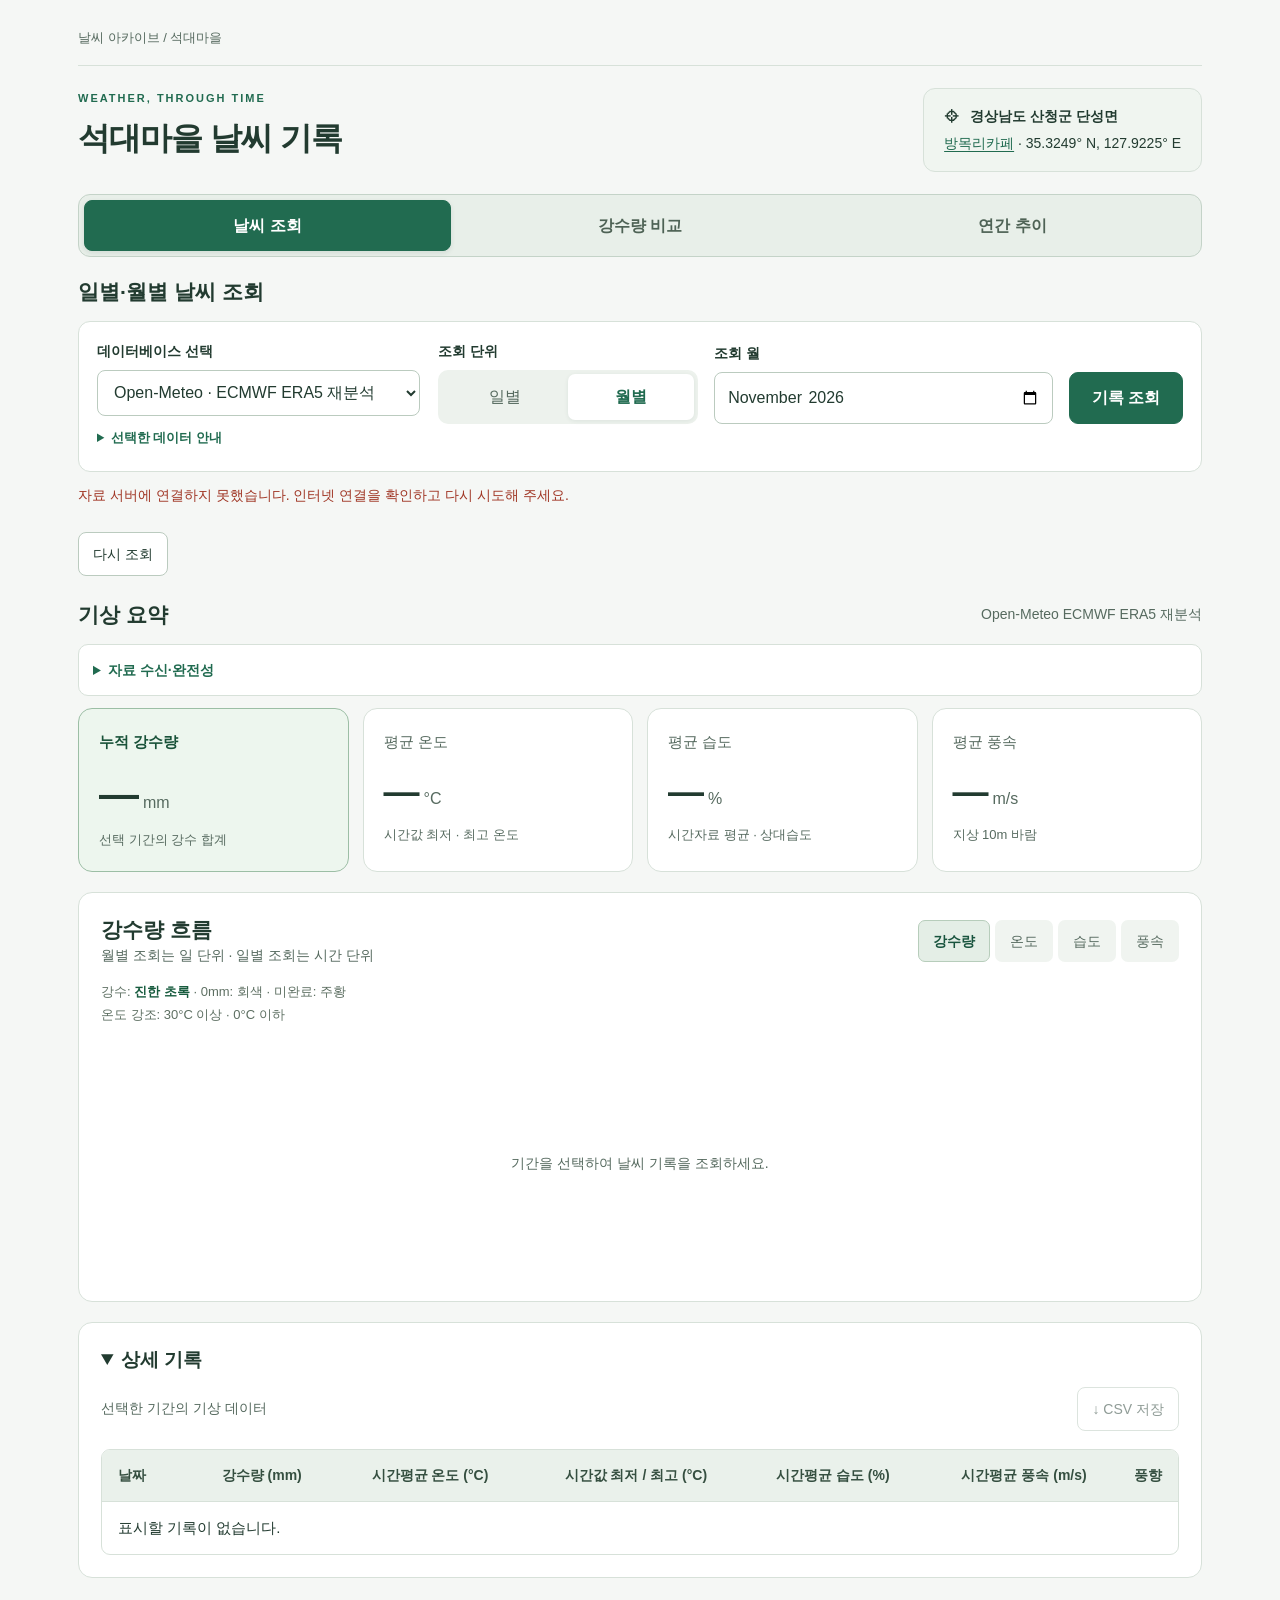
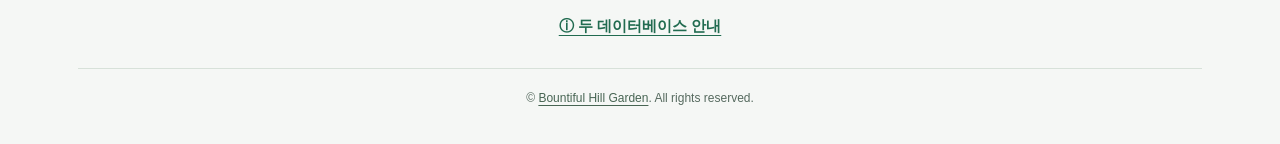
<file: index.html>
<!doctype html><html lang="ko"><head><meta charset="utf-8"><meta name="viewport" content="width=device-width,initial-scale=1"><title>석대마을 날씨 기록</title><meta name="description" content="산청군 단성면 방목리의 과거 날씨를 일별·월별로 조회하세요."><link rel="stylesheet" href="./design.css?v=20261015-map-link"><link rel="icon" href="./favicon.ico?v=20261015-stone" sizes="any"><link rel="icon" type="image/svg+xml" href="./favicon.svg?v=20261015-stone"><link rel="apple-touch-icon" sizes="180x180" href="./apple-touch-icon.png?v=20261015-stone"></head><body><div class="layout"><main class="shell"><header class="top"><span>날씨 아카이브 / 석대마을</span></header><section class="hero restored-hero"><div><div class="eyebrow">WEATHER, THROUGH TIME</div><h1>석대마을 날씨 기록</h1></div><div class="location"><strong>⌖ &nbsp; 경상남도 산청군 단성면</strong><span id="latLabel"><a class="place-link" href="https://map.kakao.com/link/map/%EB%B0%A9%EB%AA%A9%EB%A6%AC%EC%B9%B4%ED%8E%98,35.3249,127.9225" target="_blank" rel="noopener noreferrer" aria-label="방목리카페 지도 보기 (새 창)">방목리카페</a> · 35.3249° N, 127.9225° E</span></div></section><nav class="view-tabs prominent-tabs" role="tablist" aria-label="작업 선택"><button id="weatherTab" role="tab" aria-selected="true" aria-controls="weatherPane" tabindex="0" data-view="weather">날씨 조회</button><button id="compareTab" role="tab" aria-selected="false" aria-controls="comparison" tabindex="-1" data-view="compare">강수량 비교</button><button id="yearTab" role="tab" aria-selected="false" aria-controls="yearPane" tabindex="-1" data-view="year">연간 추이</button></nav><div class="section-head query-heading"><h2 id="queryTitle">일별·월별 날씨 조회</h2></div><div id="compactControls" class="compact-controls" hidden><p id="compactLabel"></p><button id="editQuery" class="outline" type="button">조건 변경</button></div><div id="queryControls" class="query-controls"><section class="panel database-panel"><label for="database">데이터베이스 선택</label><select id="database"><option value="era5">Open-Meteo · ECMWF ERA5 재분석</option><option value="kma">기상청 · 산청 ASOS 관측소 (289)</option></select><details class="database-explanation"><summary>선택한 데이터 안내</summary><p id="databaseNote" class="sub"></p></details></section><form class="panel filters" id="form"><div><label>조회 단위</label><div class="seg" role="group" aria-label="조회 단위"><button type="button" data-mode="daily" aria-pressed="false">일별</button><button type="button" data-mode="monthly" class="active" aria-pressed="true">월별</button></div></div><div><label for="period" id="periodLabel">조회 월</label><div class="date-with-weekday"><input id="period" type="month" required min="1940-01"><span id="weekday" class="weekday" aria-live="polite" hidden></span></div></div><button class="primary" id="search">기록 조회</button><p class="hint" id="apiHint">ERA5 재분석 · 7일 전까지 조회</p></form><form id="compareForm" class="compare-form"><div><label for="monthA">기준 월 A</label><input id="monthA" type="month" min="1940-01" value="2025-09" required></div><div><label for="monthB">비교 월 B</label><input id="monthB" type="month" min="1940-01" value="2026-09" required></div><button class="primary" id="compareBtn">강수량 비교</button><label class="same-days"><input id="sameDays" type="checkbox" checked> 동일 일수 비교</label></form><form id="yearForm" class="year-form"><div><label for="year">조회 연도</label><div class="year-selector"><button type="button" id="previousYear" class="outline" aria-label="이전 연도 선택">이전</button><select id="year" required><option value="2026">2026년</option></select><button type="button" id="nextYear" class="outline" aria-label="다음 연도 선택">다음</button></div></div><button class="primary" id="yearBtn">연간 조회</button></form></div><div class="status" id="status" role="status" aria-live="polite">조회할 기간을 선택해 주세요.</div><div id="compareStatus" class="status" role="status" aria-live="polite">예: 2025년 9월과 2026년 9월을 선택한 뒤 비교하세요.</div><div class="status" id="yearStatus" role="status" aria-live="polite"></div><div class="retry-row"><button type="button" id="retryWeather" class="outline" hidden>다시 조회</button><button type="button" id="retryCompare" class="outline" hidden>다시 비교</button><button type="button" id="retryYear" class="outline" hidden>다시 조회</button></div><div id="weatherPane" role="tabpanel" aria-labelledby="weatherTab"><div class="section-head"><div><h2 id="heading">기상 요약</h2><p id="coverage" class="sub" hidden></p></div><span class="sub" id="range">ERA5 과거 재분석</span></div><details class="quality-disclosure"><summary>자료 수신·완전성</summary><div id="qualityReport" class="quality-report">조회 후 표시됩니다.</div><button id="freshWeather" class="outline" type="button" disabled>원본 새로 조회</button></details><details id="coordinateDisclosure" class="coordinate-disclosure" hidden><summary>조회 위치·좌표</summary><div id="era5Coordinates" class="coordinate-panel" hidden><div><strong>주소 좌표 · <a class="place-link" href="https://map.kakao.com/link/map/%EB%B0%A9%EB%AA%A9%EB%A6%AC%EC%B9%B4%ED%8E%98,35.3249,127.9225" target="_blank" rel="noopener noreferrer" aria-label="방목리카페 지도 보기 (새 창)">방목리카페</a></strong><span>위도 35.3249° N · 경도 127.9225° E</span></div><div><strong id="dataCoordinateLabel">실제 데이터 격자 · ERA5</strong><span id="gridCoordinates"></span></div></div></details><div class="cards"><div class="panel card"><span class="symbol">☂</span><small>누적 강수량</small><div class="number" id="rain">—<span>mm</span></div><div class="detail" id="rainDetail">선택 기간의 강수 합계</div></div><div class="panel card"><span class="symbol">◡</span><small>평균 온도</small><div class="number" id="temp">—<span>°C</span></div><div class="detail" id="tempDetail">최저 · 최고 온도</div></div><div class="panel card"><span class="symbol">♧</span><small>평균 습도</small><div class="number" id="humidity">—<span>%</span></div><div class="detail" id="humidityDetail">시간자료 평균 · 상대습도</div></div><div class="panel card"><span class="symbol">≋</span><small>평균 풍속</small><div class="number" id="wind">—<span>m/s</span></div><div class="detail" id="windDetail">지상 10m 바람</div></div></div><section class="panel chart-panel"><div class="chart-top"><div><h2 id="chartTitle">강수량 흐름</h2><p class="sub" id="chartSubtitle">월별 조회는 일 단위 · 일별 조회는 시간 단위</p></div><div class="metric" role="group" aria-label="차트 항목"><button data-metric="rain" class="active" aria-pressed="true">강수량</button><button data-metric="temp" aria-pressed="false">온도</button><button data-metric="humidity" aria-pressed="false">습도</button><button data-metric="wind" aria-pressed="false">풍속</button></div></div><p class="data-legend">강수: <b>진한 초록</b> · 0mm: 회색 · 미완료: 주황<br>온도 강조: 30°C 이상 · 0°C 이하</p><div class="chart" id="chart"><div class="empty">날씨 기록을 불러오는 중입니다.</div></div></section><details class="panel table-panel record-disclosure" id="detailPanel" open><summary>상세 기록</summary><div class="disclosure-content"><div class="section-head" style="margin:0"><div><p class="sub" id="tableSubtitle">선택한 기간의 기상 데이터</p></div><button id="download" class="outline" disabled>↓ CSV 저장</button></div><div class="table-wrap"><table><thead><tr><th id="timeHeader">날짜</th><th id="rainHeader">강수량 (mm)</th><th id="tempHeader">시간평균 온도 (°C)</th><th id="extremeHeader">시간값 최저 / 최고 (°C)</th><th id="humidityHeader">시간평균 습도 (%)</th><th id="windHeader">시간평균 풍속 (m/s)</th><th>풍향</th></tr></thead><tbody id="rows"><tr><td colspan="7">조회 후 상세 기록이 표시됩니다.</td></tr></tbody></table></div><div id="recordCards" class="record-cards" aria-label="상세 기록 카드"></div></div></details></div><section class="panel compare-box" id="comparison" role="tabpanel" aria-labelledby="compareTab" hidden><div class="section-head" style="margin:0"><div><h2>강수량 비교 결과</h2><p class="sub">서로 다른 두 월의 강수 기록을 같은 날짜 축에서 비교하세요.</p></div></div><div id="compareSummary" class="compare-results"></div><div id="compareLegend" class="compare-legend"></div><div id="compareChart" class="compare-chart"><div class="empty">두 월의 날짜별 강수량이 나란히 표시됩니다.</div></div><div class="section-head"><h2>날짜별 비교</h2><button id="compareDownload" class="outline" disabled>↓ 비교 CSV 저장</button></div><div class="table-wrap"><table><thead><tr><th>일</th><th id="colA">월 A (mm)</th><th id="colB">월 B (mm)</th><th>차이 B − A (mm)</th></tr></thead><tbody id="compareRows"><tr><td colspan="4">비교 후 기록이 표시됩니다.</td></tr></tbody></table></div><div id="comparisonCards" class="record-cards" aria-label="날짜별 강수량 비교 카드"></div><p class="sub" style="margin-top:14px">강수일: 일 강수량 &gt; 0mm · 차이: 비교 월 B − 기준 월 A · 결측·해당 날짜 없음은 ‘—’ 표시<br>자료가 일부만 제공된 월은 조회 범위를 표시합니다. 두 월의 조회 일수가 다르면 총량 비교에 유의하세요.</p></section><section class="panel year-box" id="yearPane" role="tabpanel" aria-labelledby="yearTab" hidden><div class="section-head"><div><h2>연간 월별 추이</h2><p class="sub">현재 월은 제공된 날짜까지 표시하고, 결측·미조회 월은 0으로 표시하지 않습니다.</p></div><button class="outline" id="yearDownload" disabled>↓ 연간 CSV 저장</button></div><div class="metric" role="group" aria-label="연간 차트 항목"><button type="button" data-year-metric="rain" class="active" aria-pressed="true">강수량</button><button type="button" data-year-metric="temp" aria-pressed="false">평균 온도</button></div><div id="yearChart" class="chart"><div class="empty">연도를 선택하고 조회하세요.</div></div><div id="yearQuality" class="sub"></div><div class="table-wrap"><table><thead><tr><th>월</th><th>강수량 (mm)</th><th>시간평균 온도 (°C)</th><th>수신 범위·상태</th></tr></thead><tbody id="yearRows"><tr><td colspan="4">조회 후 표시됩니다.</td></tr></tbody></table></div></section><div class="guide-link"><a href="./data-guide.html">ⓘ 두 데이터베이스 안내</a></div><div class="copyright">© <a href="mailto:voidid@naver.com">Bountiful Hill Garden</a>. All rights reserved.</div></main></div><script src="provider.js?v=20261015-map-link"></script><script src="app.js?v=20261015-release-year"></script><script src="compare.js?v=20261015-release-year"></script><script src="year.js?v=20261015-release-year"></script><script src="interface.js?v=20261015-release-year"></script></body></html>
</file>
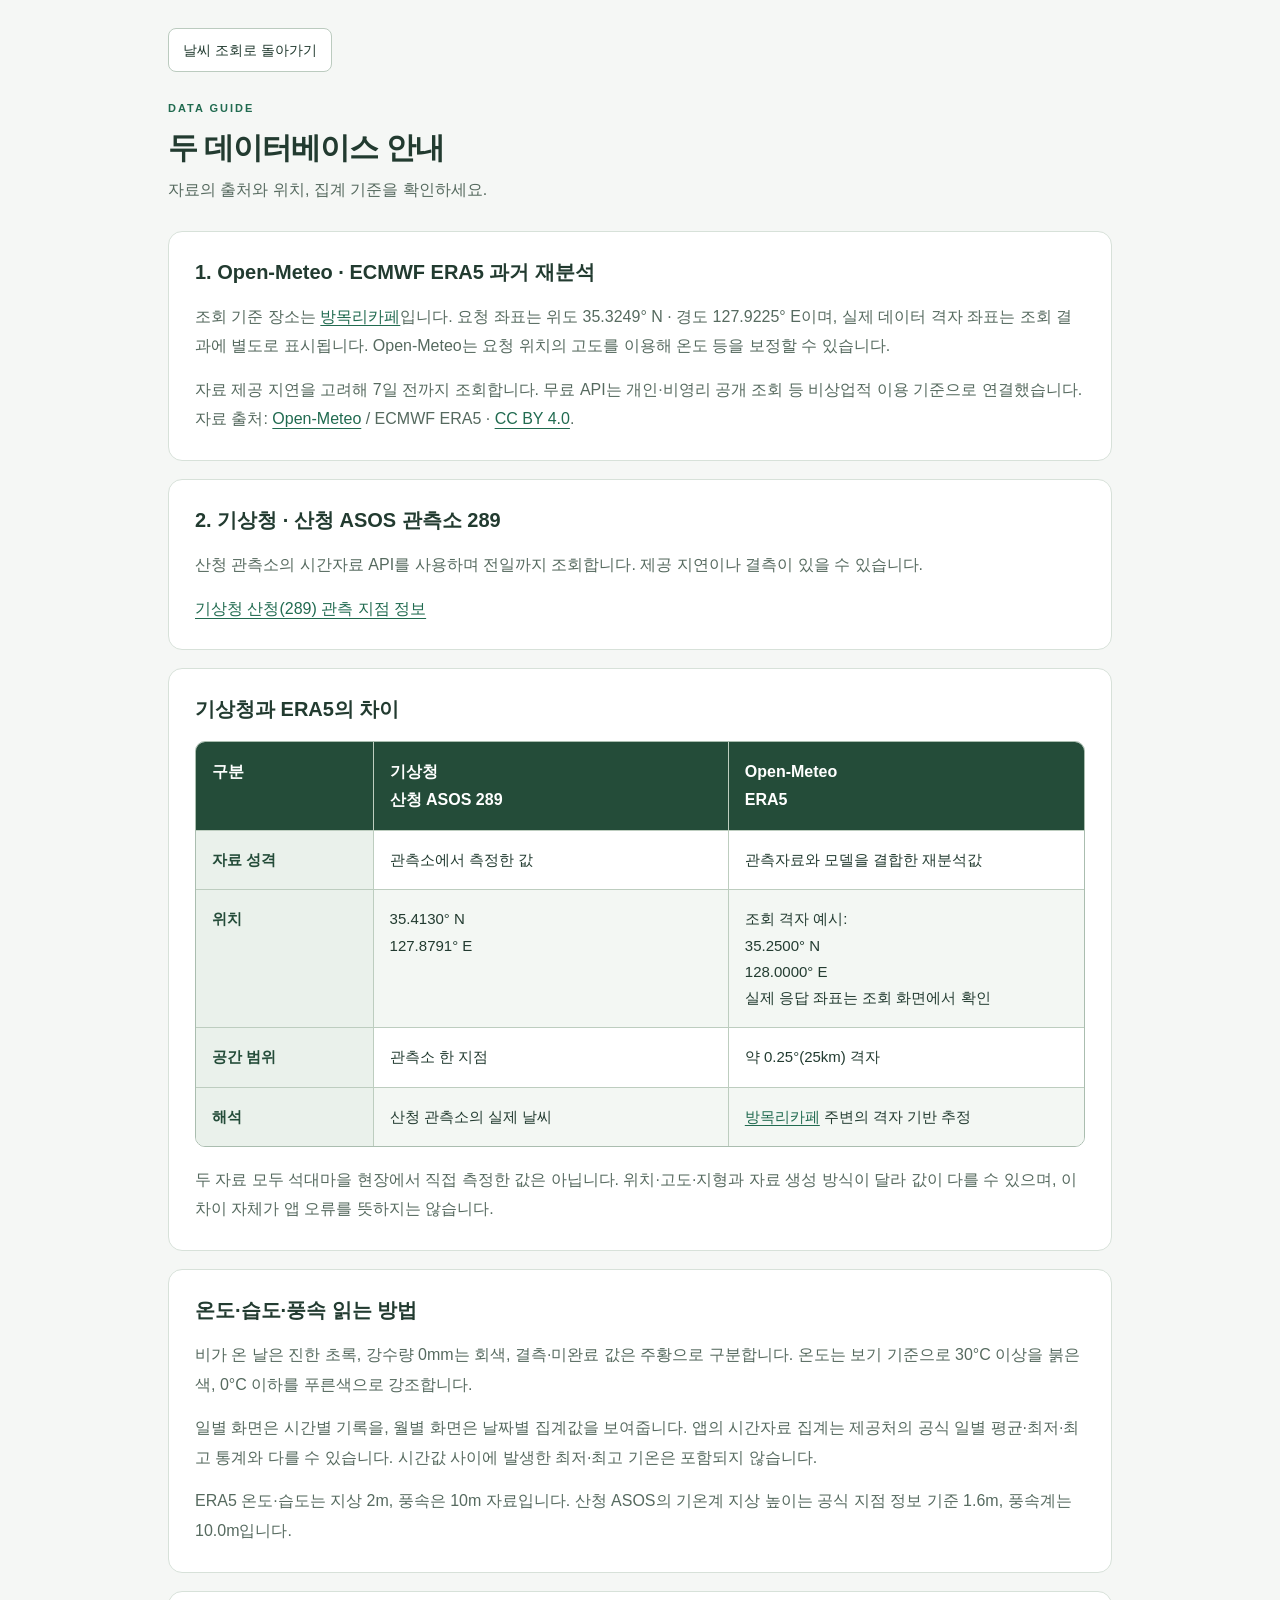
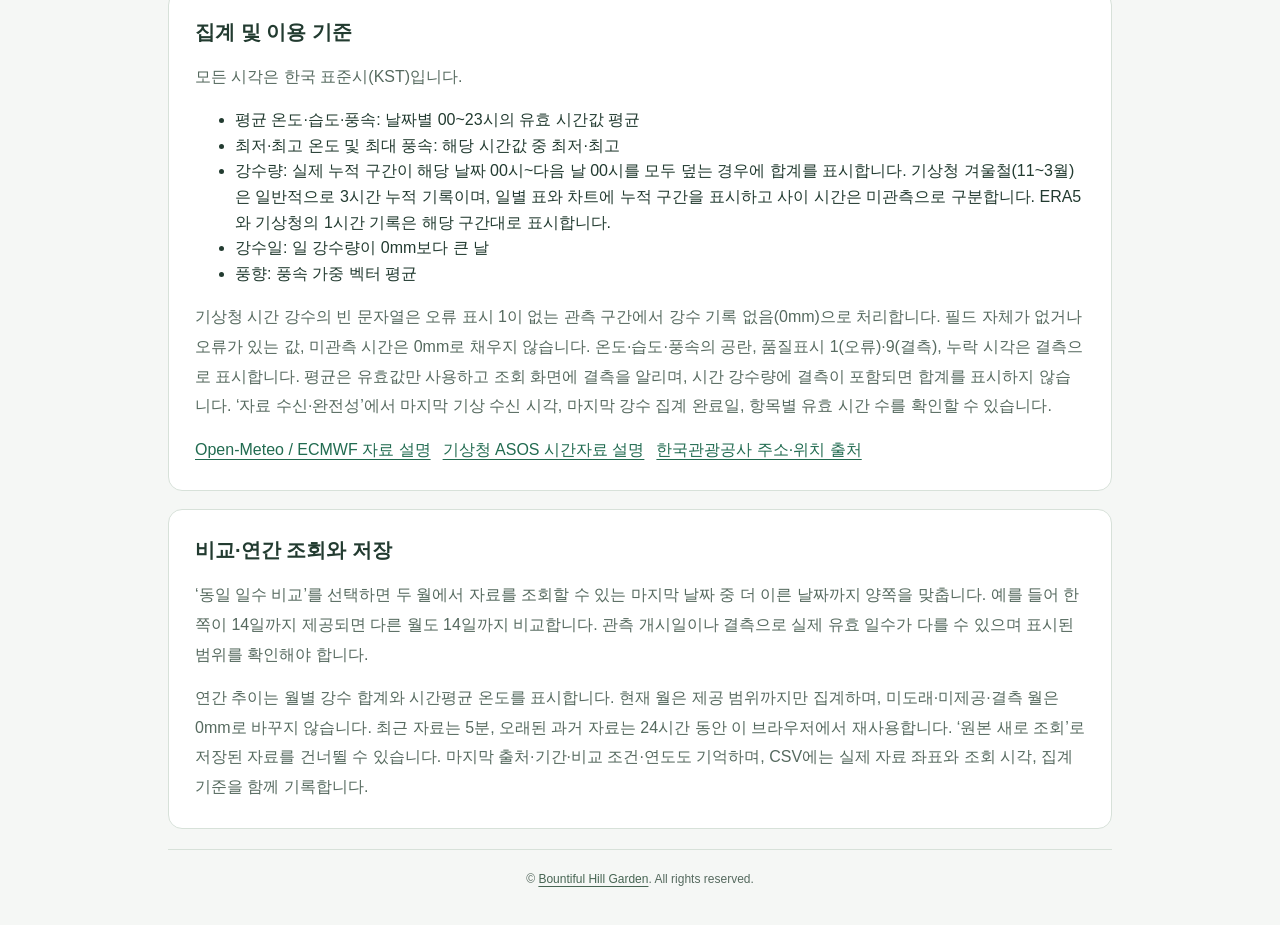
<file: data-guide.html>
<!doctype html><html lang="ko"><head><meta charset="utf-8"><meta name="viewport" content="width=device-width,initial-scale=1"><title>두 데이터베이스 안내 · 석대마을 날씨 기록</title><meta name="description" content="산청군 단성면 방목리의 과거 날씨를 일별·월별로 조회하세요."><link rel="stylesheet" href="./design.css?v=20261015-map-link"><link rel="icon" href="./favicon.ico?v=20261015-stone" sizes="any"><link rel="icon" type="image/svg+xml" href="./favicon.svg?v=20261015-stone"><link rel="apple-touch-icon" sizes="180x180" href="./apple-touch-icon.png?v=20261015-stone"></head><body><main class="shell guide-shell"><a class="outline" href="./index.html">날씨 조회로 돌아가기</a><header class="guide-header"><div class="eyebrow">DATA GUIDE</div><h1>두 데이터베이스 안내</h1><p>자료의 출처와 위치, 집계 기준을 확인하세요.</p></header>
<section class="guide-section"><h2>1. Open-Meteo · ECMWF ERA5 과거 재분석</h2><p>조회 기준 장소는 <a class="place-link" href="https://map.kakao.com/link/map/%EB%B0%A9%EB%AA%A9%EB%A6%AC%EC%B9%B4%ED%8E%98,35.3249,127.9225" target="_blank" rel="noopener noreferrer" aria-label="방목리카페 지도 보기 (새 창)">방목리카페</a>입니다. 요청 좌표는 위도 35.3249° N · 경도 127.9225° E이며, 실제 데이터 격자 좌표는 조회 결과에 별도로 표시됩니다. Open-Meteo는 요청 위치의 고도를 이용해 온도 등을 보정할 수 있습니다.</p><p>자료 제공 지연을 고려해 7일 전까지 조회합니다. 무료 API는 개인·비영리 공개 조회 등 비상업적 이용 기준으로 연결했습니다. 자료 출처: <a href="https://open-meteo.com/" target="_blank" rel="noopener">Open-Meteo</a> / ECMWF ERA5 · <a href="https://creativecommons.org/licenses/by/4.0/" target="_blank" rel="noopener">CC BY 4.0</a>.</p></section>
<section class="guide-section"><h2>2. 기상청 · 산청 ASOS 관측소 289</h2><p>산청 관측소의 시간자료 API를 사용하며 전일까지 조회합니다. 제공 지연이나 결측이 있을 수 있습니다.</p><p><a href="https://minwon.kma.go.kr/main/obvStn.do?searchFlag=DB001001&amp;searchStn=%EC%82%B0%EC%B2%AD" target="_blank" rel="noopener">기상청 산청(289) 관측 지점 정보</a></p></section>
<section class="guide-section"><h2>기상청과 ERA5의 차이</h2><div class="db-comparison"><table><caption class="sr-only">기상청 산청 관측자료와 ERA5 재분석자료 비교</caption><thead><tr><th scope="col">구분</th><th scope="col">기상청<br>산청 ASOS 289</th><th scope="col">Open-Meteo<br>ERA5</th></tr></thead><tbody><tr><th scope="row">자료 성격</th><td>관측소에서 측정한 값</td><td>관측자료와 모델을 결합한 재분석값</td></tr><tr><th scope="row">위치</th><td>35.4130° N<br>127.8791° E</td><td>조회 격자 예시:<br>35.2500° N<br>128.0000° E<br>실제 응답 좌표는 조회 화면에서 확인</td></tr><tr><th scope="row">공간 범위</th><td>관측소 한 지점</td><td>약 0.25°(25km) 격자</td></tr><tr><th scope="row">해석</th><td>산청 관측소의 실제 날씨</td><td><a class="place-link" href="https://map.kakao.com/link/map/%EB%B0%A9%EB%AA%A9%EB%A6%AC%EC%B9%B4%ED%8E%98,35.3249,127.9225" target="_blank" rel="noopener noreferrer" aria-label="방목리카페 지도 보기 (새 창)">방목리카페</a> 주변의 격자 기반 추정</td></tr></tbody></table></div><p>두 자료 모두 석대마을 현장에서 직접 측정한 값은 아닙니다. 위치·고도·지형과 자료 생성 방식이 달라 값이 다를 수 있으며, 이 차이 자체가 앱 오류를 뜻하지는 않습니다.</p></section>
<section class="guide-section"><h2>온도·습도·풍속 읽는 방법</h2><p>비가 온 날은 진한 초록, 강수량 0mm는 회색, 결측·미완료 값은 주황으로 구분합니다. 온도는 보기 기준으로 30°C 이상을 붉은색, 0°C 이하를 푸른색으로 강조합니다.</p><p>일별 화면은 시간별 기록을, 월별 화면은 날짜별 집계값을 보여줍니다. 앱의 시간자료 집계는 제공처의 공식 일별 평균·최저·최고 통계와 다를 수 있습니다. 시간값 사이에 발생한 최저·최고 기온은 포함되지 않습니다.</p><p>ERA5 온도·습도는 지상 2m, 풍속은 10m 자료입니다. 산청 ASOS의 기온계 지상 높이는 공식 지점 정보 기준 1.6m, 풍속계는 10.0m입니다.</p></section>
<section class="guide-section"><h2>집계 및 이용 기준</h2><p>모든 시각은 한국 표준시(KST)입니다.</p><ul><li>평균 온도·습도·풍속: 날짜별 00~23시의 유효 시간값 평균</li><li>최저·최고 온도 및 최대 풍속: 해당 시간값 중 최저·최고</li><li>강수량: 실제 누적 구간이 해당 날짜 00시~다음 날 00시를 모두 덮는 경우에 합계를 표시합니다. 기상청 겨울철(11~3월)은 일반적으로 3시간 누적 기록이며, 일별 표와 차트에 누적 구간을 표시하고 사이 시간은 미관측으로 구분합니다. ERA5와 기상청의 1시간 기록은 해당 구간대로 표시합니다.</li><li>강수일: 일 강수량이 0mm보다 큰 날</li><li>풍향: 풍속 가중 벡터 평균</li></ul><p>기상청 시간 강수의 빈 문자열은 오류 표시 1이 없는 관측 구간에서 강수 기록 없음(0mm)으로 처리합니다. 필드 자체가 없거나 오류가 있는 값, 미관측 시간은 0mm로 채우지 않습니다. 온도·습도·풍속의 공란, 품질표시 1(오류)·9(결측), 누락 시각은 결측으로 표시합니다. 평균은 유효값만 사용하고 조회 화면에 결측을 알리며, 시간 강수량에 결측이 포함되면 합계를 표시하지 않습니다. ‘자료 수신·완전성’에서 마지막 기상 수신 시각, 마지막 강수 집계 완료일, 항목별 유효 시간 수를 확인할 수 있습니다.</p><p class="reference"><a href="https://open-meteo.com/en/docs/historical-weather-api" target="_blank" rel="noopener">Open-Meteo / ECMWF 자료 설명</a><a href="https://www.data.go.kr/data/15057210/openapi.do" target="_blank" rel="noopener">기상청 ASOS 시간자료 설명</a><a href="https://korean.visitkorea.or.kr/detail/ms_detail.do?cotid=a7427859-0ffd-41d9-b59a-51870dbc0fd1" target="_blank" rel="noopener">한국관광공사 주소·위치 출처</a></p></section><section class="guide-section"><h2>비교·연간 조회와 저장</h2><p>‘동일 일수 비교’를 선택하면 두 월에서 자료를 조회할 수 있는 마지막 날짜 중 더 이른 날짜까지 양쪽을 맞춥니다. 예를 들어 한쪽이 14일까지 제공되면 다른 월도 14일까지 비교합니다. 관측 개시일이나 결측으로 실제 유효 일수가 다를 수 있으며 표시된 범위를 확인해야 합니다.</p><p>연간 추이는 월별 강수 합계와 시간평균 온도를 표시합니다. 현재 월은 제공 범위까지만 집계하며, 미도래·미제공·결측 월은 0mm로 바꾸지 않습니다. 최근 자료는 5분, 오래된 과거 자료는 24시간 동안 이 브라우저에서 재사용합니다. ‘원본 새로 조회’로 저장된 자료를 건너뛸 수 있습니다. 마지막 출처·기간·비교 조건·연도도 기억하며, CSV에는 실제 자료 좌표와 조회 시각, 집계 기준을 함께 기록합니다.</p></section><div class="copyright">© <a href="mailto:voidid@naver.com">Bountiful Hill Garden</a>. All rights reserved.</div></main></body></html>
</file>
<file: design.css>
:root{--green:#216b50;--ink:#223b30;--muted:#566a5f;--line:#d7e1d9;--soft:#f0f5f0}*{box-sizing:border-box}body{margin:0;background:#f5f7f5;color:var(--ink);font-family:Arial,'Apple SD Gothic Neo','Malgun Gothic',sans-serif;font-size:16px;line-height:1.6}button,input,select{font:inherit}button{cursor:pointer}button:disabled{cursor:default;opacity:.5}a{color:var(--green);text-underline-offset:4px}button:focus-visible,a:focus-visible,input:focus-visible,select:focus-visible,summary:focus-visible{outline:3px solid #77b798;outline-offset:3px}.layout{display:block}.shell{max-width:1180px;padding:28px;margin:auto}.top{border-bottom:1px solid var(--line);padding-bottom:16px;font-size:13px;color:var(--muted)}.hero{display:flex;justify-content:space-between;gap:24px;align-items:center;padding:30px 0}.eyebrow{font-size:11px;letter-spacing:2px;font-weight:700;color:var(--green)}h1{font-size:32px;line-height:1.3;letter-spacing:-1px;margin:10px 0}h2{font-size:21px;line-height:1.4;margin:0}h3{font-size:19px;margin:0 0 14px;line-height:1.4}p{margin:0;color:var(--muted)}.hero p{font-size:15px}.location{padding:16px 20px;background:var(--soft);border:1px solid var(--line);border-radius:12px;font-size:14px;max-width:360px}.location strong{display:block;margin-bottom:5px}.panel{background:#fff;border:1px solid var(--line);border-radius:14px}.database-panel{padding:20px;margin-bottom:24px}label{display:block;font-size:14px;font-weight:700;margin-bottom:8px}select,input{color:var(--ink);background:#fff;border:1px solid #bbcbbf;border-radius:8px;padding:11px 12px;min-height:46px;max-width:100%}.database-panel select{width:100%}.database-explanation{margin-top:12px;font-size:14px;color:var(--muted)}summary{cursor:pointer;color:var(--green);font-weight:600;padding:4px 0}.database-explanation p{margin-top:8px;line-height:1.8}.section-head{display:flex;align-items:center;justify-content:space-between;gap:12px;margin:24px 0 14px;flex-wrap:wrap}.section-head>div{min-width:0}.sub{font-size:14px;color:var(--muted);line-height:1.7}.filters{display:grid;grid-template-columns:1fr 1.4fr auto;gap:20px;padding:20px;align-items:end}.filters>div{min-width:0}.filters .hint{display:none}.filters input{width:100%}.seg{display:flex;padding:4px;background:#edf2ed;border-radius:10px}.seg button{flex:1;border:0;border-radius:7px;background:transparent;padding:10px 14px;color:var(--muted);min-height:44px}.seg button.active{background:white;color:var(--green);font-weight:700;box-shadow:0 1px 4px #173c3014}.primary{border:1px solid var(--green);background:var(--green);color:white;padding:12px 22px;min-height:48px;border-radius:9px;font-weight:700}.primary:hover:not(:disabled){background:#19543e}.outline{background:white;border:1px solid #bbcbbf;color:var(--ink);border-radius:8px;padding:10px 14px;min-height:44px;text-decoration:none;display:inline-block;font-size:14px}.status{font-size:14px;color:var(--muted);line-height:1.7;margin:12px 0 24px;min-height:24px}.status.error{color:#a03625}.date-with-weekday{display:flex;align-items:center;gap:8px;min-width:0}.date-with-weekday input{flex:1;min-width:0}.weekday{padding:11px 10px;background:var(--soft);border-radius:8px;font-size:14px;white-space:nowrap;color:var(--green);font-weight:700}[hidden]{display:none!important}.coordinate-panel{display:grid;grid-template-columns:1fr 1fr;gap:20px;padding:18px 20px;margin-bottom:16px;background:#eaf2ec;border:1px solid var(--line);border-radius:12px}.coordinate-panel strong{display:block;font-size:14px;margin-bottom:5px}.coordinate-panel span{font-size:15px;line-height:1.8}.cards{display:grid;grid-template-columns:repeat(4,minmax(0,1fr));gap:14px}.card{padding:20px}.card .symbol{display:none}.card small{font-size:15px;color:var(--muted)}.number{font-size:36px;line-height:1.25;font-weight:700;letter-spacing:-1px;margin:14px 0 10px;font-variant-numeric:tabular-nums}.number span{font-size:16px;font-weight:400;margin-left:5px;color:var(--muted);letter-spacing:0}.detail{font-size:13px;color:var(--muted);line-height:1.7;overflow-wrap:anywhere}.chart-panel,.table-panel,.compare-box{padding:22px;margin-top:20px}.chart-top{display:flex;justify-content:space-between;align-items:center;gap:16px;flex-wrap:wrap}.metric{display:flex;gap:5px;flex-wrap:wrap}.metric button{padding:9px 14px;min-height:42px;background:#f0f4f0;border:1px solid transparent;border-radius:7px;color:var(--muted);font-size:14px}.metric button.active{background:#e4eee6;border-color:#b7cdbb;color:#19543e;font-weight:700}.chart{height:230px;margin-top:22px}.chart svg,.compare-chart svg{width:100%;height:100%;display:block;overflow:visible}.empty{display:grid;place-items:center;height:100%;text-align:center;color:var(--muted);font-size:14px}.table-wrap{overflow:auto;max-width:100%;max-height:420px;margin-top:18px;border:1px solid var(--line);border-radius:9px;overscroll-behavior-x:contain}table{border-collapse:separate;border-spacing:0;width:100%;font-size:15px;white-space:nowrap;font-variant-numeric:tabular-nums}th,td{padding:14px 16px;text-align:right;border-bottom:1px solid var(--line)}th{background:#eaf1eb;color:#354f40;font-size:14px;font-weight:700;position:sticky;top:0;z-index:2}th:first-child,td:first-child{text-align:left}tbody tr:last-child td{border-bottom:0}tbody tr:nth-child(even) td{background:#f7f9f7}td.rain{color:#1b6247;font-weight:700}tbody tr:hover td{background:#eef4ef}.record-cards{display:none}.compare-box{margin-bottom:24px}.compare-form{display:grid;grid-template-columns:1fr 1fr auto;align-items:end;gap:18px;margin:20px 0}.compare-form>div{min-width:0}.compare-form input{width:100%}.compare-results{display:grid;grid-template-columns:repeat(3,minmax(0,1fr));gap:14px}.compare-card{padding:18px;background:var(--soft);border:1px solid var(--line);border-radius:10px;font-size:15px;line-height:1.8}.compare-card small{display:block;color:var(--muted);font-size:13px}.compare-card strong{display:block;font-size:30px;color:var(--ink);margin:8px 0;font-variant-numeric:tabular-nums}.compare-legend{display:flex;gap:18px;flex-wrap:wrap;margin-top:22px;font-size:14px}.compare-chart{height:230px;margin-top:14px}.guide-link{text-align:center;margin:26px 0 18px}.guide-link a{display:inline-block;padding:10px;font-size:15px;font-weight:600}.copyright{text-align:center;padding:20px 0 8px;margin-top:20px;border-top:1px solid var(--line);font-size:12px;color:var(--muted)}
/* A dedicated document layout keeps the comparison readable. */
.guide-shell{max-width:1000px}.guide-header{margin:28px 0}.guide-header h1{font-size:30px}.guide-header p{max-width:720px}.guide-section{padding:26px;background:#fff;border:1px solid var(--line);border-radius:14px;margin-bottom:18px}.guide-section p+p{margin-top:14px}.guide-section p{line-height:1.85;font-size:16px}.db-comparison{border:1px solid #aabdaf;border-radius:10px;overflow:hidden;margin:18px 0}.db-comparison table{table-layout:fixed;white-space:normal;font-size:15px}.db-comparison th,.db-comparison td{position:static;text-align:left;vertical-align:top;padding:16px;border-right:1px solid #bdcdbf;border-bottom:1px solid #bdcdbf;line-height:1.75;overflow-wrap:anywhere}.db-comparison thead th{background:#244c39;color:white;font-size:16px}.db-comparison th:first-child{width:20%}.db-comparison tr>*:last-child{border-right:0}.db-comparison tbody th{background:#eaf1eb;color:#244c39;font-weight:700;font-size:15px}.db-comparison tbody tr:last-child>*{border-bottom:0}.db-comparison tbody tr:nth-child(even) td{background:#f3f7f3}.guide-note{padding:14px 16px;background:var(--soft);border-radius:8px}.reference{font-size:14px;line-height:2}.reference a{display:inline-block;margin-right:12px}.sr-only{position:absolute;width:1px;height:1px;padding:0;margin:-1px;overflow:hidden;clip:rect(0,0,0,0);white-space:nowrap;border:0}
@media(max-width:900px){.location{display:none}.cards{grid-template-columns:repeat(2,minmax(0,1fr))}.filters{grid-template-columns:1fr 1fr}.filters .primary{grid-column:1/-1}.compare-form{grid-template-columns:1fr 1fr}.compare-form button{grid-column:1/-1}}
@media(max-width:700px){body{font-size:15px}.shell{padding:20px 16px}.top{font-size:12px}.hero{padding:24px 0}.hero h1{font-size:28px}.hero p{font-size:15px;line-height:1.75}.section-head{margin:22px 0 12px}h2{font-size:19px}.database-panel,.filters{padding:16px}.database-panel{margin-bottom:20px}.filters{grid-template-columns:1fr;gap:16px}.filters .primary{grid-column:auto}.database-panel select{font-size:16px}.status{font-size:14px;margin-bottom:20px}.coordinate-panel{grid-template-columns:1fr;gap:14px;padding:16px}.coordinate-panel strong{font-size:14px}.coordinate-panel span{font-size:15px}.cards{gap:10px}.card{padding:16px}.card small{font-size:14px}.number{font-size:32px;margin:12px 0 8px}.number span{font-size:14px}.detail{font-size:13px}.chart-panel,.table-panel,.compare-box{padding:16px;margin-top:18px}.metric{display:grid;grid-template-columns:repeat(4,minmax(0,1fr));width:100%;gap:6px}.metric button{padding:9px 4px;font-size:14px;min-height:44px}.chart,.compare-chart{height:210px}.chart-top{align-items:flex-start}.sub{font-size:14px}.table-wrap{max-height:380px}.table-wrap table{min-width:780px}.compare-box .table-wrap table{min-width:450px}th,td{padding:13px 14px}.table-wrap th:first-child,.table-wrap td:first-child{position:sticky;left:0;background:#fff;z-index:1}.table-wrap th:first-child{background:#eaf1eb;z-index:3}.compare-form{grid-template-columns:1fr;gap:14px}.compare-form button{grid-column:auto}.compare-results{grid-template-columns:1fr;gap:10px}.compare-card{padding:16px}.compare-card strong{font-size:29px}.copyright{font-size:12px}.guide-header h1{font-size:27px}.guide-header{margin:24px 0}.guide-section{padding:18px 16px}.guide-section h3{font-size:19px}.guide-section p{font-size:15px;line-height:1.85}.db-comparison{margin:16px -4px}.db-comparison th:first-child{width:19%}.db-comparison th,.db-comparison td{padding:12px 8px;font-size:14px;line-height:1.75}.db-comparison thead th{font-size:14px}.db-comparison tbody th{font-size:14px}.reference a{margin-bottom:6px}.guide-note{padding:12px}.outline{font-size:14px}}
@media(max-width:360px){.shell{padding:16px 12px}.card{padding:13px}.number{font-size:28px}.number span{font-size:13px}.weekday{padding:11px 7px}.db-comparison th,.db-comparison td{padding:10px 6px;font-size:13px}}

.guide-section h2{font-size:20px;margin-bottom:16px}@media(max-width:700px){.guide-section h2{font-size:19px}}
.db-comparison tbody th{word-break:keep-all;overflow-wrap:normal}@media(max-width:700px){.db-comparison th:first-child{width:22%}}
/* Separate tasks and keep query controls within one desktop row. */
.view-tabs{display:flex;gap:6px;border-bottom:1px solid var(--line);margin-bottom:20px}.view-tabs button{border:0;background:transparent;color:var(--muted);font-weight:700;font-size:16px;padding:12px 24px;min-height:48px;border-bottom:3px solid transparent}.view-tabs button[aria-selected="true"]{color:var(--green);border-bottom-color:var(--green)}.query-controls{display:grid;grid-template-columns:minmax(250px,1.3fr) minmax(0,3fr);gap:18px;align-items:start;background:white;border:1px solid var(--line);border-radius:12px;padding:18px}.query-controls .database-panel{border:0;padding:0;margin:0;background:transparent}.query-controls .filters,.query-controls .compare-form{border:0;background:transparent;padding:0;margin:0;gap:16px;grid-template-columns:minmax(130px,1fr) minmax(170px,1.3fr) auto}.query-controls .compare-form{grid-template-columns:1fr 1fr auto}.database-explanation{font-size:13px;margin-top:8px}.coordinate-disclosure{margin:0 0 16px;border:1px solid var(--line);background:#edf3ee;border-radius:10px;padding:10px 16px}.coordinate-disclosure>summary{font-size:14px}.coordinate-disclosure .coordinate-panel{border:0;padding:8px 0 0;background:none;margin:0}.record-disclosure>summary{font-size:19px;color:var(--ink);padding:0;font-weight:700}.disclosure-content{margin-top:12px}.hero{padding:22px 0}.query-heading{margin-top:16px}.compact-controls{display:flex;justify-content:space-between;align-items:center;gap:12px;border:1px solid var(--line);border-radius:10px;background:white;padding:12px 14px}.compact-controls p{font-size:14px;line-height:1.7}.compact-controls button{flex-shrink:0}.rain-summary{width:100%;min-width:0!important;table-layout:fixed;white-space:normal}.rain-summary th,.rain-summary td{text-align:center;padding:12px 10px;font-size:15px;position:static!important}.rain-summary th:first-child,.rain-summary td:first-child{text-align:left}.rain-summary td strong{font-size:22px;font-weight:700}.rain-summary .stat-label{color:var(--muted)}.compare-results{display:block}.compare-summary-wrap{overflow:auto;border:1px solid var(--line);border-radius:10px}.compare-change{margin-top:12px;font-size:15px;background:var(--soft);border-radius:8px;padding:10px 14px}.compare-meta{margin-top:10px;font-size:13px;color:var(--muted);line-height:1.7}.comparison>.section-head{margin:0}.compare-box{margin-top:0}.table-panel{max-height:none}#comparison .compare-chart{height:220px}
@media(min-width:701px) and (max-width:1000px){.query-controls{grid-template-columns:1fr}.query-controls .filters,.query-controls .compare-form{grid-template-columns:1fr 1fr auto}.query-controls .filters .primary,.query-controls .compare-form button{grid-column:auto}}
@media(max-width:700px){.hero{padding:16px 0}.hero .eyebrow{display:none}.hero h1{margin:4px 0 8px}.hero p{font-size:14px}.view-tabs{position:sticky;top:0;background:#f5f7f5;z-index:5;margin-bottom:16px}.view-tabs button{flex:1;padding:11px 12px}.query-controls{grid-template-columns:1fr;padding:16px;gap:14px}.query-controls .filters{grid-template-columns:1fr 1fr;gap:12px}.query-controls .filters .primary{grid-column:1/-1}.query-controls .compare-form{grid-template-columns:1fr 1fr;gap:12px}.query-controls .compare-form button{grid-column:1/-1}.query-controls .seg button{padding:10px 8px;font-size:15px}.query-controls .weekday{font-size:12px;padding:10px 5px}.query-controls .date-with-weekday{flex-wrap:wrap}.query-controls .weekday{padding:0;background:none}.record-disclosure>summary{font-size:18px;min-height:28px}.coordinate-disclosure{padding:9px 14px}.cards .detail{font-size:13px}.card{padding:14px}.number{font-size:30px}.rain-summary th,.rain-summary td{font-size:13px;padding:10px 6px}.rain-summary td strong{font-size:20px}.rain-summary th:first-child{width:24%}.compare-change{font-size:14px;padding:10px 12px}.compare-meta{font-size:13px}.compare-box .section-head .sub{font-size:13px}.compare-box .table-wrap{max-height:320px}.compact-controls{align-items:flex-start}#comparison .compare-chart{height:195px}}
/* Data quality, observed precipitation intervals and yearly exploration. */
.same-days{grid-column:1/-1;display:flex;align-items:center;gap:8px;margin:0;font-size:14px;color:var(--green)}.same-days input{width:18px!important;height:18px;min-height:0;margin:0;accent-color:var(--green)}.year-form{display:grid;grid-template-columns:minmax(120px,1fr) auto;gap:16px;align-items:end}.year-form input{width:100%;max-width:260px}.quality-disclosure{margin-bottom:12px;border:1px solid var(--line);border-radius:10px;background:white;padding:10px 14px}.quality-disclosure summary{font-size:14px}.quality-report{margin:8px 0 12px}.quality-report p{font-size:14px;line-height:1.8;margin-top:5px}.rain-window{display:block;font-size:12px;color:var(--muted);font-weight:400;line-height:1.6;margin-top:3px}.retry-row{margin:0 0 16px}.retry-row:has(>button:not([hidden])){display:block}.retry-row:has(>button[hidden]):not(:has(>button:not([hidden]))){display:none}.year-box{padding:22px}.year-box .section-head{margin:0 0 16px}.year-box .table-wrap{max-height:440px}.year-box td:last-child{white-space:normal;min-width:240px}.year-box .metric{margin-bottom:14px}.year-box #yearQuality{margin-top:10px}.year-box table{min-width:680px}.year-box .chart{height:230px}#coverage{font-size:13px;line-height:1.8;max-width:760px}.compare-meta{line-height:1.8}.view-tabs button{padding-left:20px;padding-right:20px}
@media(max-width:700px){.view-tabs button{font-size:14px;padding:11px 6px}.year-form{grid-template-columns:1fr auto}.year-form input{max-width:none}.year-box{padding:16px}.year-box .section-head{align-items:flex-start}.quality-report p{font-size:13px}.quality-disclosure{padding:9px 14px}.quality-disclosure summary{font-size:14px}.rain-window{font-size:12px}.table-wrap table{min-width:740px}.year-box .table-wrap table{min-width:630px}.year-box .chart{height:210px}.same-days{font-size:13px}#coverage{font-size:13px}.compare-summary-wrap .rain-summary{min-width:0!important}}
/* Precipitation is primary; zero and unobserved values stay readable. */
.prominent-tabs{border:1px solid #c4d3c8;background:#e8efe9;padding:5px;border-radius:12px;gap:6px}.prominent-tabs button{flex:1;border:1px solid transparent;border-bottom:1px solid transparent;border-radius:8px;color:#4e6255;padding:12px 16px;background:transparent;font-weight:700}.prominent-tabs button[aria-selected="true"]{background:#216b50;color:#fff;border-color:#216b50;box-shadow:0 2px 5px #173c301a}.cards>.card:first-child{background:#edf6ee;border-color:#9cbea5}.cards>.card:first-child>small{color:#195239;font-weight:700}.cards>.card:first-child .number{font-size:40px}.rain-wet{color:#095b35!important;font-weight:800!important}.rain-zero,.unobserved{color:#767676!important;font-weight:400!important}.quality-warning{color:#8f590c!important;font-weight:700!important}.rain-day td:first-child{color:#175b3e;font-weight:700;border-left:3px solid #216b50}.temp-hot{color:#a33b28;font-weight:700}.temp-cold{color:#235f92;font-weight:700}.data-legend{margin-top:12px;font-size:13px;line-height:1.8;color:#5d6f62}.data-legend b{color:#175b3e}.rain-zero .rain-window,.unobserved .rain-window{color:#767676}.rain-summary td.rain-zero strong{font-weight:400}.quality-report p{color:#4f6356}.same-days{background:#eef5ef;padding:7px 9px;border-radius:6px}
@media(max-width:700px){.prominent-tabs{background:#e8efe9;margin-bottom:16px;padding:4px}.prominent-tabs button{font-size:14px;padding:11px 5px}.cards>.card:first-child .number{font-size:35px}.data-legend{font-size:12px}.rain-day td:first-child{border-left-width:2px}}

/* Keep wet and dry precipitation distinct on narrow screens too. */
td.rain-wet{background:#e8f4eb!important}td.rain-zero{background:#fafafa!important}.rain-zero span,.rain-zero strong{color:inherit!important;font-weight:400!important}

.copyright a{display:inline-block;color:#476553;text-decoration:underline;text-underline-offset:3px;margin-left:8px;overflow-wrap:anywhere}@media(max-width:700px){.copyright a{display:block;margin-left:0;margin-top:6px}}

.year-selector{display:grid;grid-template-columns:auto minmax(110px,1fr) auto;gap:8px;align-items:center}.year-selector select{width:100%;min-width:0;min-height:46px}.year-selector button{min-height:46px;padding:10px 14px;white-space:nowrap}.year-selector button:disabled{opacity:.45;cursor:default}@media(max-width:700px){.year-form{grid-template-columns:1fr}.year-form>.primary{width:100%}.year-selector{grid-template-columns:64px minmax(0,1fr) 64px}.year-selector button{padding:10px 6px}}

.copyright a{display:inline;margin:0}@media(max-width:700px){.copyright a{display:inline;margin:0}}

/* A year only needs a compact selector, rather than the full form width. */
.year-form{grid-template-columns:230px max-content;justify-content:start;gap:12px}.year-selector{width:230px;max-width:100%;grid-template-columns:48px minmax(0,1fr) 48px;gap:6px}.year-selector select{min-height:44px;height:44px;padding:8px 10px;font-size:16px}.year-selector button{min-height:44px;height:44px;padding:8px 4px;font-size:14px}.year-form>#yearBtn{justify-self:start}@media(max-width:700px){.year-form{grid-template-columns:1fr}.year-form>#yearBtn{justify-self:stretch}.year-selector{width:230px;grid-template-columns:48px minmax(0,1fr) 48px}}

.place-link{color:#216b50;text-decoration:underline;text-underline-offset:3px}
</file>
